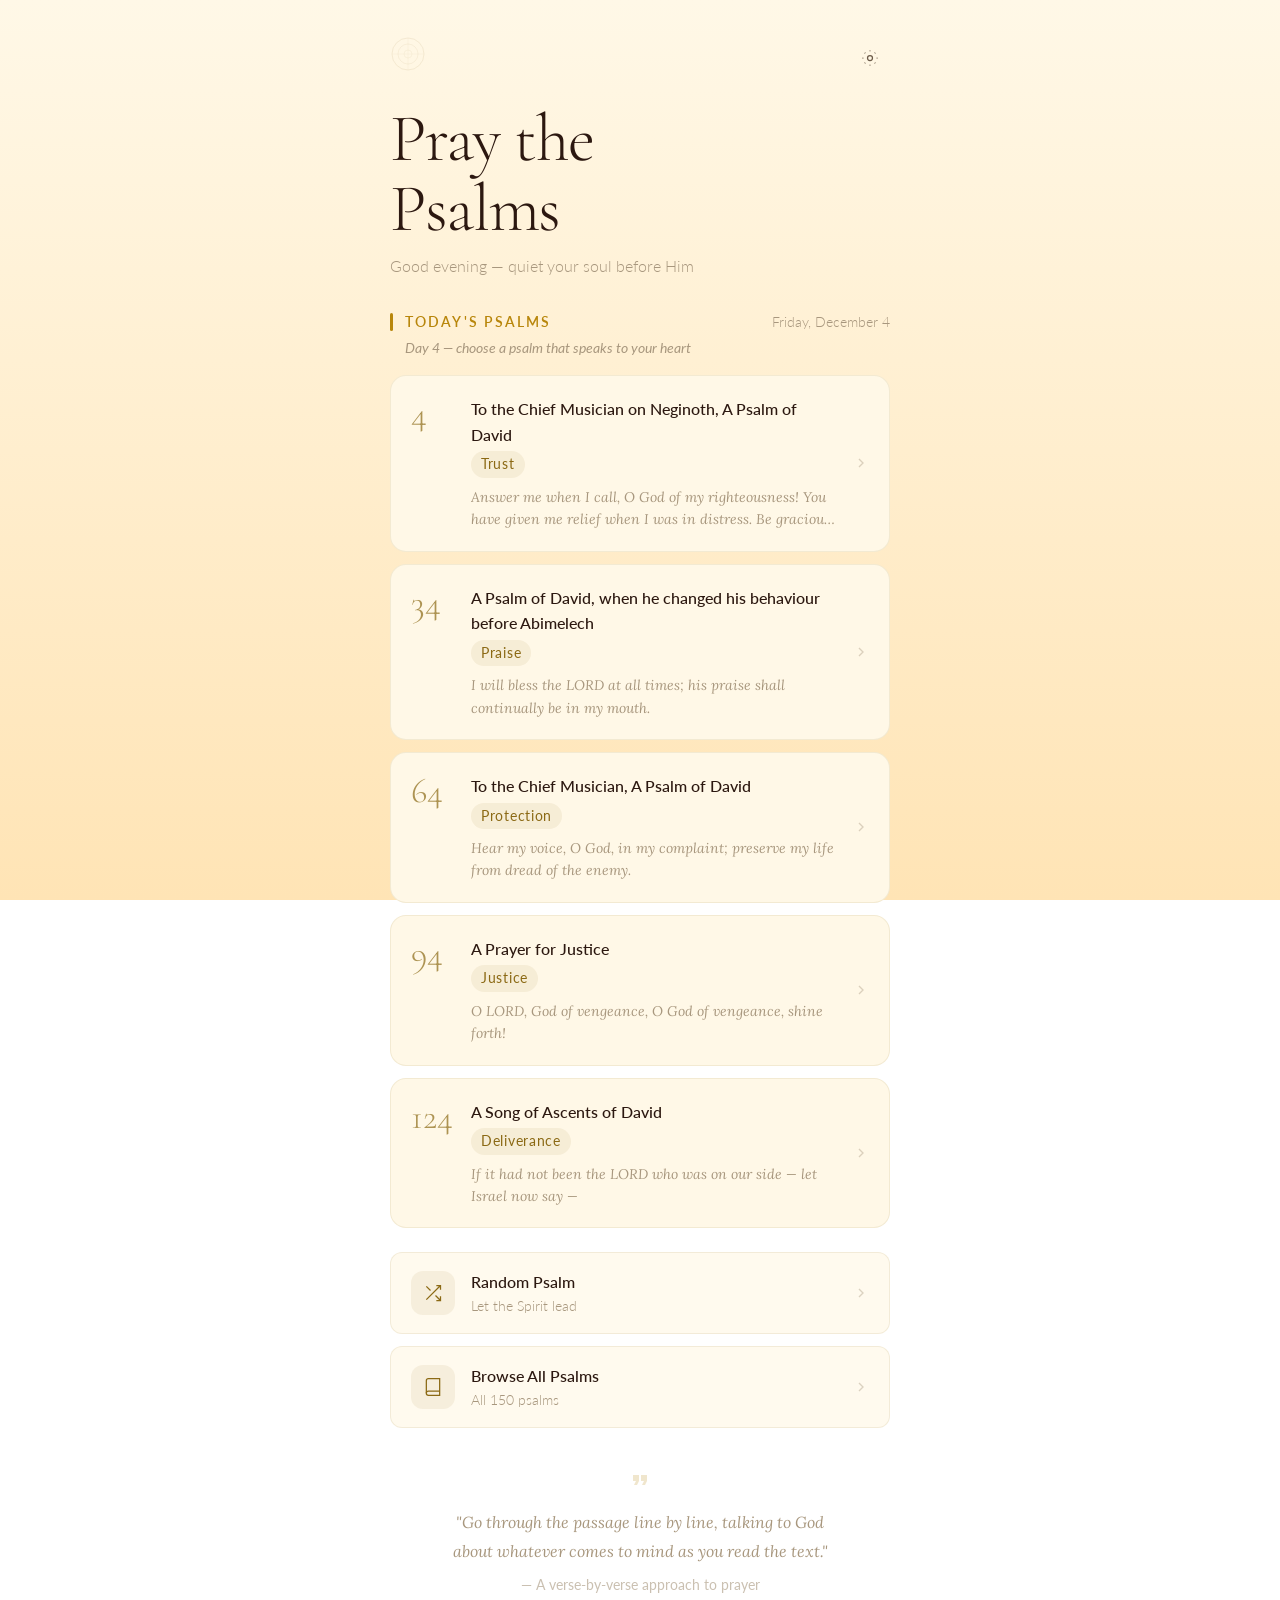
<file: index.html>
<!DOCTYPE html>
<html lang="en">
<head>
  <meta charset="UTF-8">
  <meta name="viewport" content="width=device-width, initial-scale=1.0, maximum-scale=1.0, user-scalable=no">
  <title>Pray the Psalms</title>
  <meta name="description" content="Pray through the Psalms verse by verse. A Scripture-led approach to daily prayer with six translations and five visual themes.">
  <meta name="theme-color" content="#FFFDF5">
  <link rel="preconnect" href="https://fonts.googleapis.com">
  <link rel="preconnect" href="https://fonts.gstatic.com" crossorigin>
  <link href="https://fonts.googleapis.com/css2?family=Cormorant+Garamond:ital,wght@0,300;0,400;0,500;0,600;1,400;1,500&family=Lora:ital,wght@0,400;0,500;0,600;1,400;1,500&family=Lato:wght@300;400;500;600&display=swap" rel="stylesheet">
  <link rel="stylesheet" href="style.css">
</head>
<body>
  <div id="app">
    <!-- Home Screen -->
    <div id="home-screen" class="screen active">
      <div class="screen-content">
        <header class="home-header">
          <div class="logo-mark" aria-label="Pray the Psalms">
            <svg width="36" height="36" viewBox="0 0 36 36" fill="none">
              <circle cx="18" cy="18" r="16" stroke="currentColor" stroke-width="0.5" opacity="0.3"/>
              <circle cx="18" cy="18" r="10" stroke="currentColor" stroke-width="0.5" opacity="0.2"/>
              <circle cx="18" cy="18" r="4" stroke="currentColor" stroke-width="0.5" opacity="0.15"/>
              <line x1="18" y1="2" x2="18" y2="34" stroke="currentColor" stroke-width="0.5" opacity="0.1"/>
              <line x1="2" y1="18" x2="34" y2="18" stroke="currentColor" stroke-width="0.5" opacity="0.1"/>
            </svg>
          </div>
          <button class="icon-btn" onclick="showScreen('settings')" aria-label="Settings">
            <svg width="20" height="20" viewBox="0 0 24 24" fill="none" stroke="currentColor" stroke-width="1.5"><path d="M12 3v1m0 16v1m9-9h-1M4 12H3m15.364 6.364l-.707-.707M6.343 6.343l-.707-.707m12.728 0l-.707.707M6.343 17.657l-.707.707"/><circle cx="12" cy="12" r="3"/></svg>
          </button>
        </header>

        <div class="home-title">
          <h1>Pray the<br>Psalms</h1>
          <p class="greeting" id="greeting"></p>
        </div>

        <div class="section-header">
          <div class="section-marker"></div>
          <span class="section-label">TODAY'S PSALMS</span>
          <span class="section-date" id="today-date"></span>
        </div>
        <p class="section-hint" id="day-hint"></p>

        <div id="todays-psalms" class="psalm-cards"></div>

        <div class="actions">
          <button class="action-btn" onclick="openRandomPsalm()">
            <div class="action-icon">
              <svg width="20" height="20" viewBox="0 0 24 24" fill="none" stroke="currentColor" stroke-width="1.5"><path d="M16 3h5v5M4 20L21 3M21 16v5h-5M15 15l6 6M4 4l5 5"/></svg>
            </div>
            <div class="action-text">
              <span class="action-label">Random Psalm</span>
              <span class="action-sub">Let the Spirit lead</span>
            </div>
            <svg class="chevron" width="16" height="16" viewBox="0 0 24 24" fill="none" stroke="currentColor" stroke-width="2"><path d="M9 18l6-6-6-6"/></svg>
          </button>
          <button class="action-btn" onclick="showScreen('browse')">
            <div class="action-icon">
              <svg width="20" height="20" viewBox="0 0 24 24" fill="none" stroke="currentColor" stroke-width="1.5"><path d="M4 19.5A2.5 2.5 0 0 1 6.5 17H20"/><path d="M6.5 2H20v20H6.5A2.5 2.5 0 0 1 4 19.5v-15A2.5 2.5 0 0 1 6.5 2z"/></svg>
            </div>
            <div class="action-text">
              <span class="action-label">Browse All Psalms</span>
              <span class="action-sub">All 150 psalms</span>
            </div>
            <svg class="chevron" width="16" height="16" viewBox="0 0 24 24" fill="none" stroke="currentColor" stroke-width="2"><path d="M9 18l6-6-6-6"/></svg>
          </button>
        </div>

        <div class="home-quote">
          <svg class="quote-icon" width="24" height="24" viewBox="0 0 24 24" fill="currentColor" opacity="0.2"><path d="M6 17h3l2-4V7H5v6h3zm8 0h3l2-4V7h-6v6h3z"/></svg>
          <p class="quote-text">"Go through the passage line by line, talking to God about whatever comes to mind as you read the text."</p>
          <p class="quote-attr">— A verse-by-verse approach to prayer</p>
        </div>
      </div>
    </div>

    <!-- Prayer Screen -->
    <div id="prayer-screen" class="screen">
      <div class="screen-content">
        <header class="prayer-header">
          <button class="icon-btn" onclick="showScreen('home')" aria-label="Back">
            <svg width="20" height="20" viewBox="0 0 24 24" fill="none" stroke="currentColor" stroke-width="2"><path d="M15 18l-6-6 6-6"/></svg>
          </button>
          <div class="prayer-title-block">
            <h2 id="prayer-psalm-title">Psalm 1</h2>
            <p id="prayer-psalm-subtitle" class="prayer-subtitle"></p>
          </div>
          <button class="icon-btn" id="toggle-view-btn" onclick="toggleView()" aria-label="Toggle view">
            <svg width="20" height="20" viewBox="0 0 24 24" fill="none" stroke="currentColor" stroke-width="1.5"><path d="M4 6h16M4 12h16M4 18h16"/></svg>
          </button>
        </header>

        <div class="theme-badge" id="prayer-theme-badge"></div>

        <!-- Single verse view -->
        <div id="single-verse-view" class="verse-view active">
          <div class="verse-meta">
            <span id="verse-counter">Verse 1 of 6</span>
          </div>
          <div class="progress-bar-container">
            <div class="progress-bar" id="verse-progress"></div>
          </div>
          <div class="verse-display" id="verse-display">
            <div class="verse-number" id="verse-big-number">1</div>
            <p class="verse-text" id="verse-text"></p>
            <div class="prayer-prompt">
              <svg width="16" height="16" viewBox="0 0 24 24" fill="none" stroke="currentColor" stroke-width="1.5"><path d="M20.84 4.61a5.5 5.5 0 0 0-7.78 0L12 5.67l-1.06-1.06a5.5 5.5 0 0 0-7.78 7.78l1.06 1.06L12 21.23l7.78-7.78 1.06-1.06a5.5 5.5 0 0 0 0-7.78z"/></svg>
              <span>Pause. What comes to mind? Talk to God about it.</span>
            </div>
          </div>
          <div class="verse-nav">
            <button class="nav-btn prev-btn" id="prev-btn" onclick="prevVerse()">
              <svg width="18" height="18" viewBox="0 0 24 24" fill="none" stroke="currentColor" stroke-width="2"><path d="M15 18l-6-6 6-6"/></svg>
              Previous
            </button>
            <button class="nav-btn next-btn" id="next-btn" onclick="nextVerse()">
              <span id="next-btn-text">Next Verse</span>
              <svg width="18" height="18" viewBox="0 0 24 24" fill="none" stroke="currentColor" stroke-width="2"><path d="M9 18l6-6-6-6"/></svg>
            </button>
          </div>
        </div>

        <!-- All verses view -->
        <div id="all-verses-view" class="verse-view">
          <div id="all-verses-list" class="all-verses-list"></div>
        </div>
      </div>
    </div>

    <!-- Browse Screen -->
    <div id="browse-screen" class="screen">
      <div class="screen-content">
        <header class="browse-header">
          <button class="icon-btn" onclick="showScreen('home')" aria-label="Back">
            <svg width="20" height="20" viewBox="0 0 24 24" fill="none" stroke="currentColor" stroke-width="2"><path d="M15 18l-6-6 6-6"/></svg>
          </button>
          <h2>All Psalms</h2>
          <div style="width:40px"></div>
        </header>
        <div class="search-bar">
          <svg width="18" height="18" viewBox="0 0 24 24" fill="none" stroke="currentColor" stroke-width="1.5" opacity="0.4"><circle cx="11" cy="11" r="8"/><path d="M21 21l-4.35-4.35"/></svg>
          <input type="text" id="search-input" placeholder="Search psalms..." oninput="filterPsalms()">
        </div>
        <div class="filter-chips" id="filter-chips"></div>
        <p class="results-count" id="results-count"></p>
        <div id="browse-list" class="browse-list"></div>
      </div>
    </div>

    <!-- Settings Screen -->
    <div id="settings-screen" class="screen">
      <div class="screen-content">
        <header class="browse-header">
          <button class="icon-btn" onclick="showScreen('home')" aria-label="Back">
            <svg width="20" height="20" viewBox="0 0 24 24" fill="none" stroke="currentColor" stroke-width="2"><path d="M15 18l-6-6 6-6"/></svg>
          </button>
          <h2>Settings</h2>
          <div style="width:40px"></div>
        </header>

        <div class="settings-section">
          <span class="section-label">TRANSLATION</span>
          <div id="translation-options" class="theme-options"></div>
        </div>

        <div class="settings-section">
          <span class="section-label">THEME</span>
          <div id="theme-options" class="theme-options"></div>
        </div>

        <div class="settings-section">
          <span class="section-label">THE METHOD</span>
          <div class="method-card">
            <div class="method-header">
              <svg width="22" height="22" viewBox="0 0 24 24" fill="none" stroke="currentColor" stroke-width="1.5"><path d="M2 3h6a4 4 0 0 1 4 4v14a3 3 0 0 0-3-3H2z"/><path d="M22 3h-6a4 4 0 0 0-4 4v14a3 3 0 0 1 3-3h7z"/></svg>
              <div>
                <h3>Verse-by-Verse Prayer</h3>
                <p class="method-author">A Scripture-led approach</p>
              </div>
            </div>
            <div class="method-body">
              <p>The method is simple: go through a psalm line by line, talking to God about whatever comes to mind as you read each verse.</p>
              <p>Each day, you have 5 psalms to choose from based on the day of the month. Scan them quickly and pick the one that best matches where your heart is today.</p>
              <p>The first psalm matches today's date. Each additional psalm adds 30:</p>
              <ul>
                <li>Day 1 → Psalms 1, 31, 61, 91, 121</li>
                <li>Day 15 → Psalms 15, 45, 75, 105, 135</li>
              </ul>
              <p>Read each verse slowly. Pause. Pray about whatever the verse brings to mind. When nothing more comes, move to the next verse.</p>
              <p style="font-style:italic; opacity:0.7">You'll never pray the same prayer twice.</p>
            </div>
          </div>
        </div>

        <div class="settings-section">
          <span class="section-label">PSALMS OF THE DAY CHART</span>
          <div class="chart-card" id="psalms-chart"></div>
        </div>

        <div class="settings-footer">
          <p class="footer-title">Pray the Psalms</p>
          <p class="footer-sub">Built with love for the Word</p>
        </div>
      </div>
    </div>
  </div>

  <script src="translations.js"></script>
  <script src="app.js"></script>
</body>
</html>
</file>
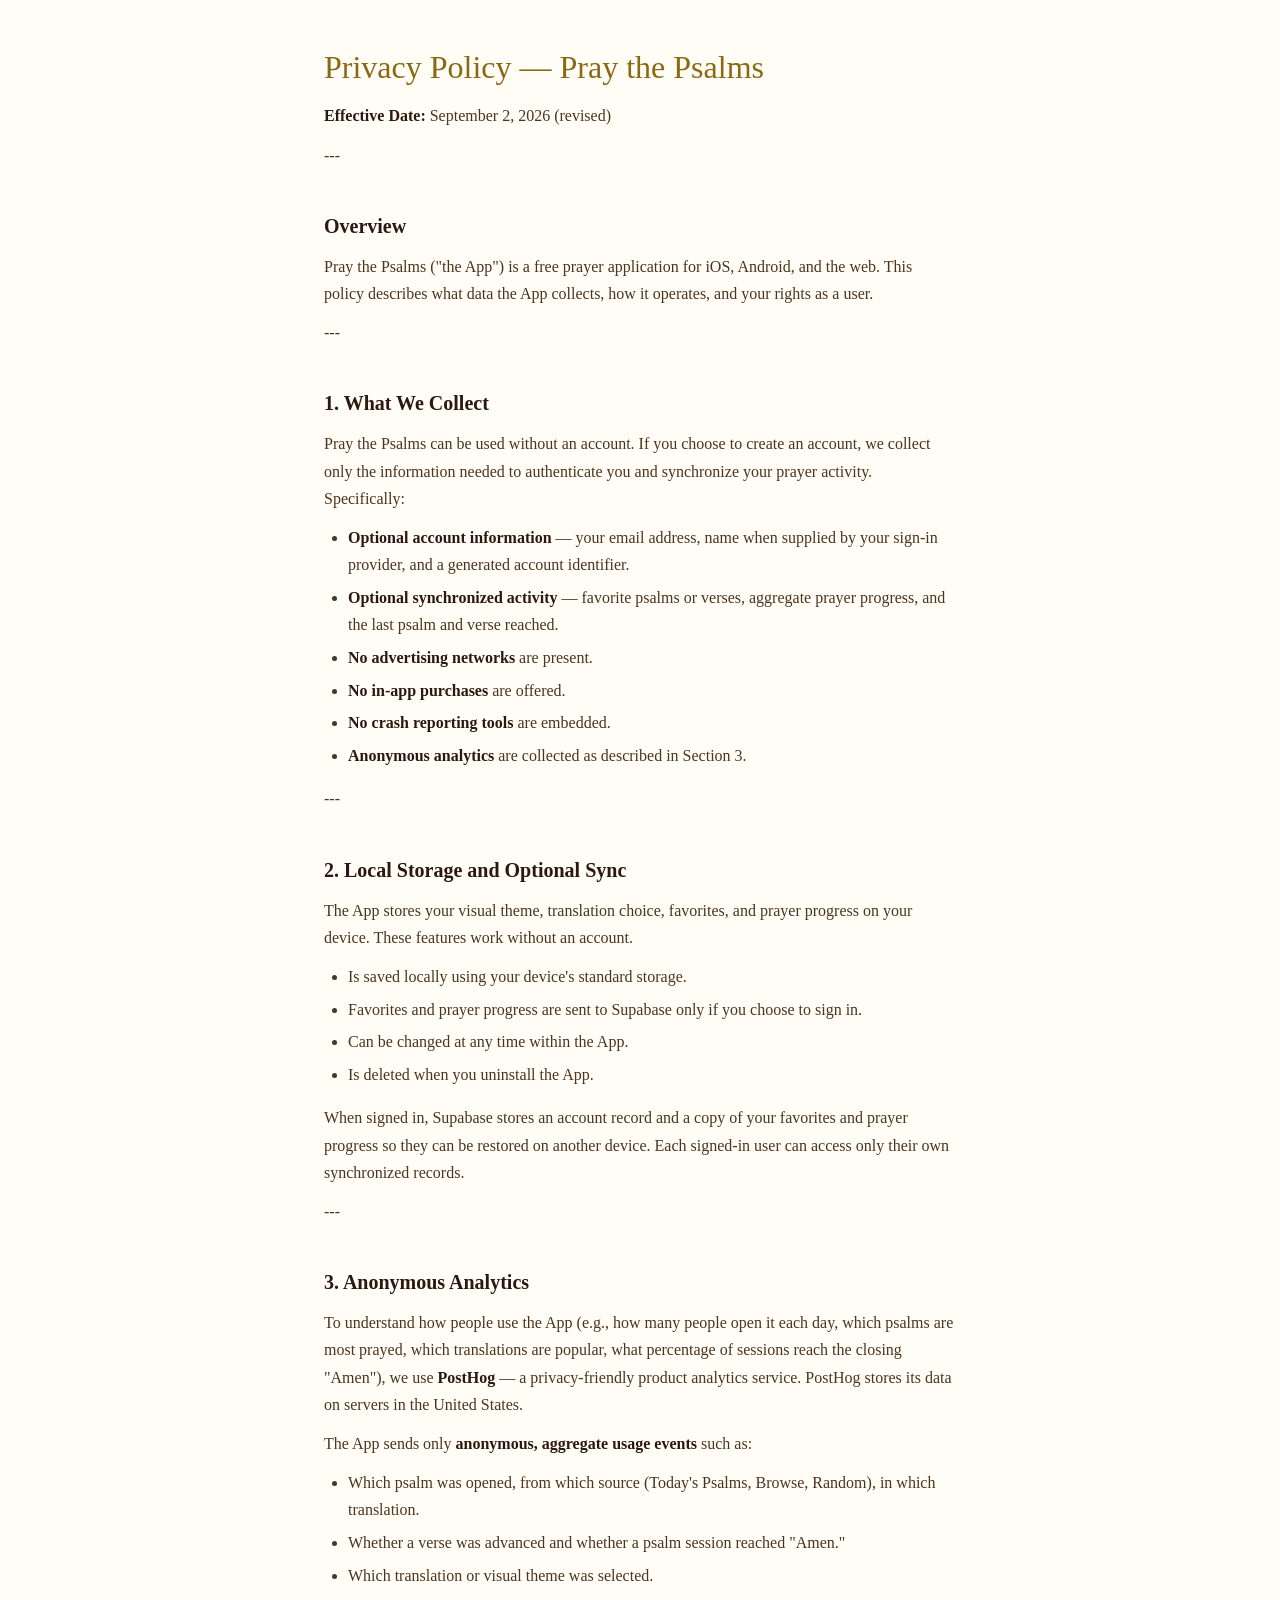
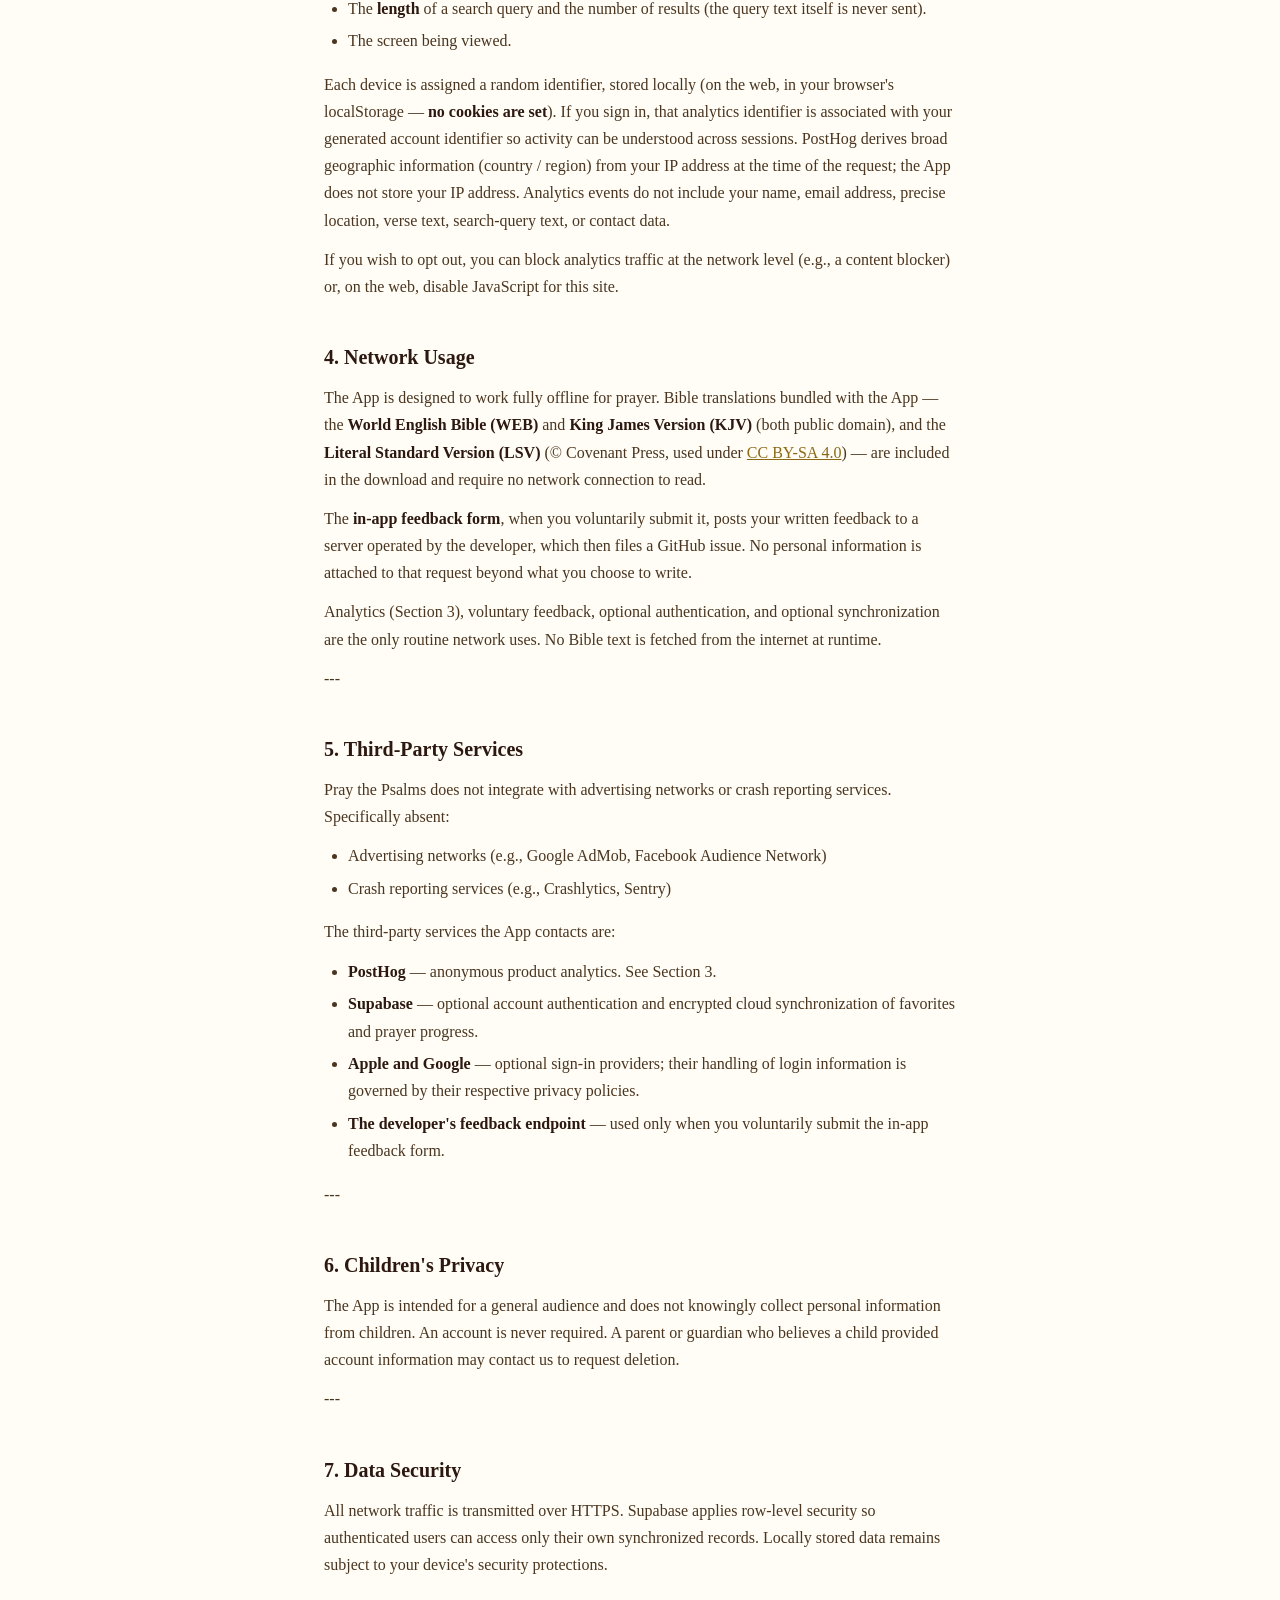
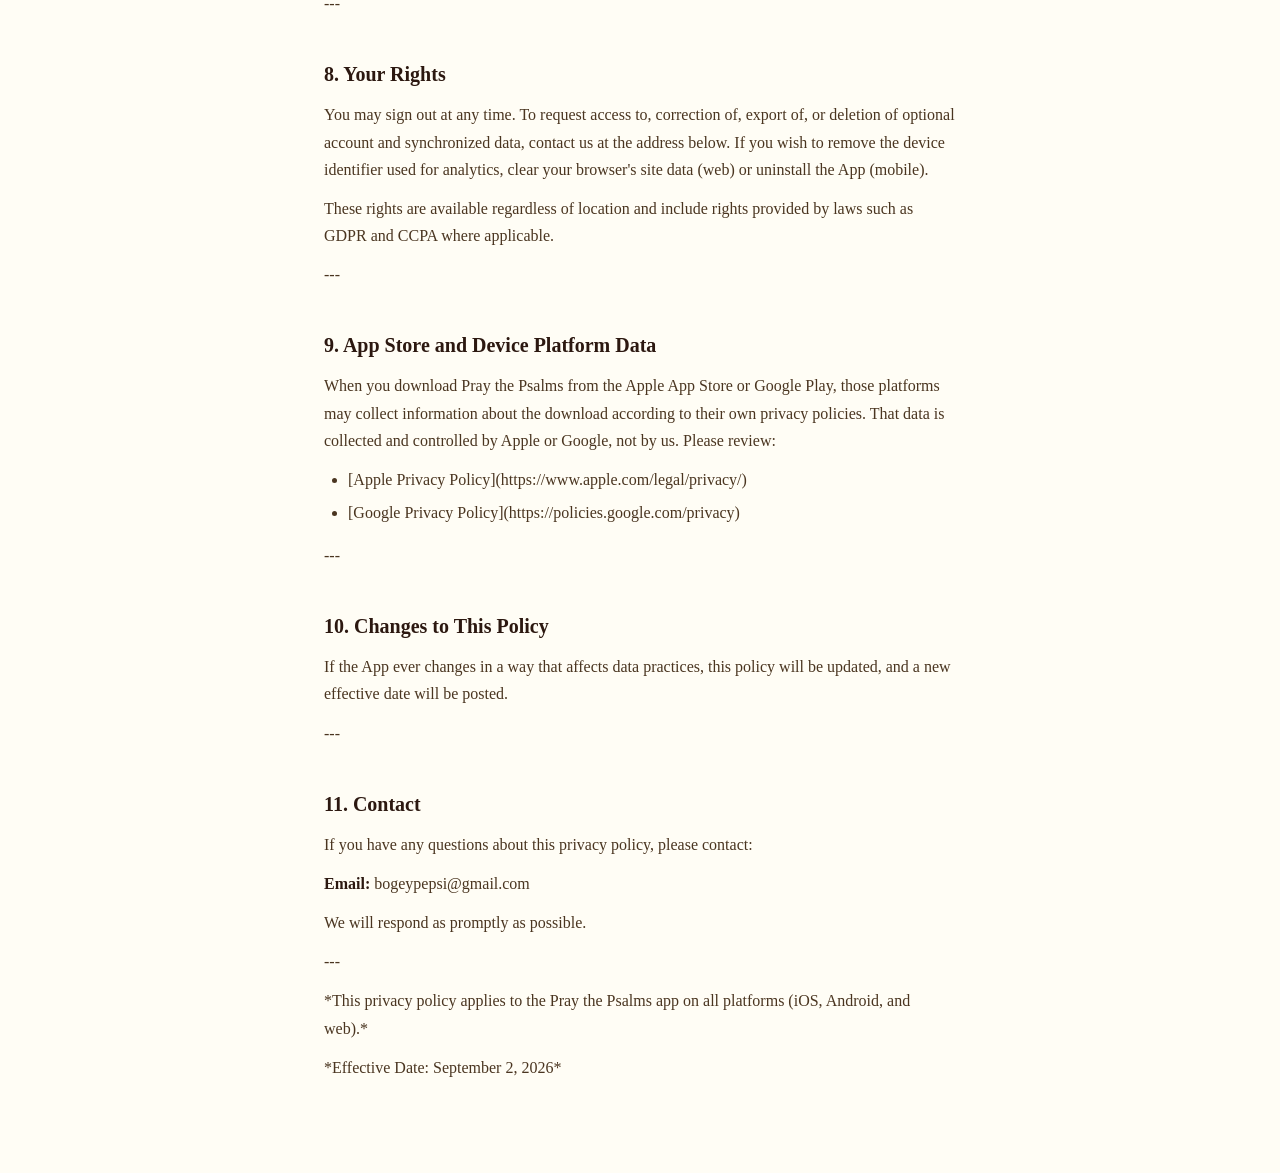
<file: privacy.html>
<!DOCTYPE html>
<html lang="en">
<head>
  <meta charset="UTF-8">
  <meta name="viewport" content="width=device-width, initial-scale=1.0">
  <title>Privacy Policy — Pray the Psalms</title>
  <style>
    * { margin: 0; padding: 0; box-sizing: border-box; }
    body {
      font-family: 'Georgia', serif;
      max-width: 680px;
      margin: 0 auto;
      padding: 40px 24px 80px;
      color: #2C1810;
      background: #FFFDF5;
      line-height: 1.7;
    }
    h1 {
      font-size: 2rem;
      font-weight: 400;
      margin-bottom: 0.25em;
      color: #8B6914;
    }
    h2 {
      font-size: 1.25rem;
      font-weight: 600;
      margin-top: 2em;
      margin-bottom: 0.5em;
      color: #2C1810;
    }
    h3 {
      font-size: 1.1rem;
      font-weight: 600;
      margin-top: 1.5em;
      margin-bottom: 0.5em;
    }
    p {
      margin-bottom: 0.75em;
      color: #4A3520;
    }
    ul {
      margin: 0.5em 0 1em 1.5em;
      color: #4A3520;
    }
    li {
      margin-bottom: 0.35em;
    }
    a {
      color: #8B6914;
    }
    strong {
      font-weight: 600;
      color: #2C1810;
    }
  </style>
</head>
<body>
    <h1>Privacy Policy — Pray the Psalms</h1>
    <p><strong>Effective Date:</strong> September 2, 2026 (revised)</p>
    <p>---</p>
    <h2>Overview</h2>
    <p>Pray the Psalms ("the App") is a free prayer application for iOS, Android, and the web. This policy describes what data the App collects, how it operates, and your rights as a user.</p>
    <p>---</p>
    <h2>1. What We Collect</h2>
    <p>Pray the Psalms can be used without an account. If you choose to create an account, we collect only the information needed to authenticate you and synchronize your prayer activity. Specifically:</p>
    <ul>
    <li><strong>Optional account information</strong> — your email address, name when supplied by your sign-in provider, and a generated account identifier.</li>
    <li><strong>Optional synchronized activity</strong> — favorite psalms or verses, aggregate prayer progress, and the last psalm and verse reached.</li>
    <li><strong>No advertising networks</strong> are present.</li>
    <li><strong>No in-app purchases</strong> are offered.</li>
    <li><strong>No crash reporting tools</strong> are embedded.</li>
    <li><strong>Anonymous analytics</strong> are collected as described in Section 3.</li>
    </ul>
    <p>---</p>
    <h2>2. Local Storage and Optional Sync</h2>
    <p>The App stores your visual theme, translation choice, favorites, and prayer progress on your device. These features work without an account.</p>
    <ul>
    <li>Is saved locally using your device's standard storage.</li>
    <li>Favorites and prayer progress are sent to Supabase only if you choose to sign in.</li>
    <li>Can be changed at any time within the App.</li>
    <li>Is deleted when you uninstall the App.</li>
    </ul>
    <p>When signed in, Supabase stores an account record and a copy of your favorites and prayer progress so they can be restored on another device. Each signed-in user can access only their own synchronized records.</p>
    <p>---</p>
    <h2>3. Anonymous Analytics</h2>
    <p>To understand how people use the App (e.g., how many people open it each day, which psalms are most prayed, which translations are popular, what percentage of sessions reach the closing "Amen"), we use <strong>PostHog</strong> — a privacy-friendly product analytics service. PostHog stores its data on servers in the United States.</p>
    <p>The App sends only <strong>anonymous, aggregate usage events</strong> such as:</p>
    <ul>
    <li>Which psalm was opened, from which source (Today's Psalms, Browse, Random), in which translation.</li>
    <li>Whether a verse was advanced and whether a psalm session reached "Amen."</li>
    <li>Which translation or visual theme was selected.</li>
    <li>The <strong>length</strong> of a search query and the number of results (the query text itself is never sent).</li>
    <li>The screen being viewed.</li>
    </ul>
    <p>Each device is assigned a random identifier, stored locally (on the web, in your browser's localStorage — <strong>no cookies are set</strong>). If you sign in, that analytics identifier is associated with your generated account identifier so activity can be understood across sessions. PostHog derives broad geographic information (country / region) from your IP address at the time of the request; the App does not store your IP address. Analytics events do not include your name, email address, precise location, verse text, search-query text, or contact data.</p>
    <p>If you wish to opt out, you can block analytics traffic at the network level (e.g., a content blocker) or, on the web, disable JavaScript for this site.</p>
    <h2>4. Network Usage</h2>
    <p>The App is designed to work fully offline for prayer. Bible translations bundled with the App — the <strong>World English Bible (WEB)</strong> and <strong>King James Version (KJV)</strong> (both public domain), and the <strong>Literal Standard Version (LSV)</strong> (© Covenant Press, used under <a href="https://creativecommons.org/licenses/by-sa/4.0/">CC BY-SA 4.0</a>) — are included in the download and require no network connection to read.</p>
    <p>The <strong>in-app feedback form</strong>, when you voluntarily submit it, posts your written feedback to a server operated by the developer, which then files a GitHub issue. No personal information is attached to that request beyond what you choose to write.</p>
    <p>Analytics (Section 3), voluntary feedback, optional authentication, and optional synchronization are the only routine network uses. No Bible text is fetched from the internet at runtime.</p>
    <p>---</p>
    <h2>5. Third-Party Services</h2>
    <p>Pray the Psalms does not integrate with advertising networks or crash reporting services. Specifically absent:</p>
    <ul>
    <li>Advertising networks (e.g., Google AdMob, Facebook Audience Network)</li>
    <li>Crash reporting services (e.g., Crashlytics, Sentry)</li>
    </ul>
    <p>The third-party services the App contacts are:</p>
    <ul>
    <li><strong>PostHog</strong> — anonymous product analytics. See Section 3.</li>
    <li><strong>Supabase</strong> — optional account authentication and encrypted cloud synchronization of favorites and prayer progress.</li>
    <li><strong>Apple and Google</strong> — optional sign-in providers; their handling of login information is governed by their respective privacy policies.</li>
    <li><strong>The developer's feedback endpoint</strong> — used only when you voluntarily submit the in-app feedback form.</li>
    </ul>
    <p>---</p>
    <h2>6. Children's Privacy</h2>
    <p>The App is intended for a general audience and does not knowingly collect personal information from children. An account is never required. A parent or guardian who believes a child provided account information may contact us to request deletion.</p>
    <p>---</p>
    <h2>7. Data Security</h2>
    <p>All network traffic is transmitted over HTTPS. Supabase applies row-level security so authenticated users can access only their own synchronized records. Locally stored data remains subject to your device's security protections.</p>
    <p>---</p>
    <h2>8. Your Rights</h2>
    <p>You may sign out at any time. To request access to, correction of, export of, or deletion of optional account and synchronized data, contact us at the address below. If you wish to remove the device identifier used for analytics, clear your browser's site data (web) or uninstall the App (mobile).</p>
    <p>These rights are available regardless of location and include rights provided by laws such as GDPR and CCPA where applicable.</p>
    <p>---</p>
    <h2>9. App Store and Device Platform Data</h2>
    <p>When you download Pray the Psalms from the Apple App Store or Google Play, those platforms may collect information about the download according to their own privacy policies. That data is collected and controlled by Apple or Google, not by us. Please review:</p>
    <ul>
    <li>[Apple Privacy Policy](https://www.apple.com/legal/privacy/)</li>
    <li>[Google Privacy Policy](https://policies.google.com/privacy)</li>
    </ul>
    <p>---</p>
    <h2>10. Changes to This Policy</h2>
    <p>If the App ever changes in a way that affects data practices, this policy will be updated, and a new effective date will be posted.</p>
    <p>---</p>
    <h2>11. Contact</h2>
    <p>If you have any questions about this privacy policy, please contact:</p>
    <p><strong>Email:</strong> bogeypepsi@gmail.com</p>
    <p>We will respond as promptly as possible.</p>
    <p>---</p>
    <p>*This privacy policy applies to the Pray the Psalms app on all platforms (iOS, Android, and web).*</p>
    <p>*Effective Date: September 2, 2026*</p>
</body>
</html>
</file>
<file: style.css>
/* ========================================
   PRAY THE PSALMS — Stylesheet
   Art direction: Sacred, warm, literary
   ======================================== */

/* --- Design Tokens --- */
:root {
  --text-xs: clamp(0.75rem, 0.7rem + 0.25vw, 0.875rem);
  --text-sm: clamp(0.875rem, 0.8rem + 0.35vw, 1rem);
  --text-base: clamp(1rem, 0.95rem + 0.25vw, 1.125rem);
  --text-lg: clamp(1.125rem, 1rem + 0.75vw, 1.5rem);
  --text-xl: clamp(1.5rem, 1.2rem + 1.25vw, 2.25rem);
  --text-2xl: clamp(2rem, 1.2rem + 2.5vw, 3.5rem);
  --text-3xl: clamp(2.5rem, 1rem + 4vw, 5rem);

  --space-1: 0.25rem;
  --space-2: 0.5rem;
  --space-3: 0.75rem;
  --space-4: 1rem;
  --space-5: 1.25rem;
  --space-6: 1.5rem;
  --space-8: 2rem;
  --space-10: 2.5rem;
  --space-12: 3rem;
  --space-16: 4rem;
  --space-20: 5rem;

  --radius-sm: 0.375rem;
  --radius-md: 0.5rem;
  --radius-lg: 0.75rem;
  --radius-xl: 1rem;
  --radius-full: 9999px;

  --transition-interactive: 180ms cubic-bezier(0.16, 1, 0.3, 1);
  --transition-slow: 600ms cubic-bezier(0.16, 1, 0.3, 1);

  --font-display: 'Cormorant Garamond', 'Georgia', serif;
  --font-body: 'Lora', 'Georgia', serif;
  --font-ui: 'Lato', 'Helvetica Neue', sans-serif;

  --content-narrow: 540px;
}

/* --- Theme: Dawn (default) --- */
:root, [data-theme="dawn"] {
  --color-bg: #FFFDF5;
  --color-surface: #FFF8E7;
  --color-surface-2: #FFF3D6;
  --color-border: rgba(139, 105, 20, 0.1);
  --color-border-strong: rgba(139, 105, 20, 0.2);
  --color-text: #2C1810;
  --color-text-muted: #6B5A48;
  --color-text-faint: #A8977E;
  --color-primary: #8B6914;
  --color-primary-light: rgba(139, 105, 20, 0.08);
  --color-accent: #B8860B;
  --color-gradient-start: #FFF8E7;
  --color-gradient-end: #FFE4B5;
  --theme-glow: rgba(212, 168, 67, 0.06);
}

[data-theme="forest"] {
  --color-bg: #F7FAF5;
  --color-surface: #F0F5EC;
  --color-surface-2: #E4EDDB;
  --color-border: rgba(45, 80, 22, 0.1);
  --color-border-strong: rgba(45, 80, 22, 0.2);
  --color-text: #1A2E0D;
  --color-text-muted: #3D5A28;
  --color-text-faint: #7A9B60;
  --color-primary: #2D5016;
  --color-primary-light: rgba(45, 80, 22, 0.08);
  --color-accent: #6B8E23;
  --color-gradient-start: #F0F5EC;
  --color-gradient-end: #D4E8C4;
  --theme-glow: rgba(107, 142, 35, 0.06);
}

[data-theme="ocean"] {
  --color-bg: #F5FAFE;
  --color-surface: #ECF4F9;
  --color-surface-2: #DAE9F3;
  --color-border: rgba(26, 75, 110, 0.1);
  --color-border-strong: rgba(26, 75, 110, 0.2);
  --color-text: #0D2333;
  --color-text-muted: #2A5070;
  --color-text-faint: #6A98B8;
  --color-primary: #1A4B6E;
  --color-primary-light: rgba(26, 75, 110, 0.08);
  --color-accent: #4A90B8;
  --color-gradient-start: #ECF4F9;
  --color-gradient-end: #C4DFF0;
  --theme-glow: rgba(74, 144, 184, 0.06);
}

[data-theme="twilight"] {
  --color-bg: #F9F5FE;
  --color-surface: #F3EEF9;
  --color-surface-2: #E8DCF3;
  --color-border: rgba(74, 45, 110, 0.1);
  --color-border-strong: rgba(74, 45, 110, 0.2);
  --color-text: #1F0D33;
  --color-text-muted: #5A3880;
  --color-text-faint: #9878B8;
  --color-primary: #4A2D6E;
  --color-primary-light: rgba(74, 45, 110, 0.08);
  --color-accent: #9B6BC6;
  --color-gradient-start: #F3EEF9;
  --color-gradient-end: #DCC8F0;
  --theme-glow: rgba(155, 107, 198, 0.06);
}

[data-theme="night"] {
  --color-bg: #0F0F1A;
  --color-surface: #1A1A2E;
  --color-surface-2: #24243A;
  --color-border: rgba(205, 184, 124, 0.12);
  --color-border-strong: rgba(205, 184, 124, 0.2);
  --color-text: #E8E0D0;
  --color-text-muted: #B0A890;
  --color-text-faint: #706858;
  --color-primary: #CDB87C;
  --color-primary-light: rgba(205, 184, 124, 0.1);
  --color-accent: #D4A843;
  --color-gradient-start: #1A1A2E;
  --color-gradient-end: #16213E;
  --theme-glow: rgba(212, 168, 67, 0.08);
}

/* --- Base Reset --- */
*, *::before, *::after {
  box-sizing: border-box;
  margin: 0;
  padding: 0;
}

html {
  -webkit-font-smoothing: antialiased;
  -moz-osx-font-smoothing: grayscale;
  text-rendering: optimizeLegibility;
  scroll-behavior: smooth;
  height: 100%;
}

body {
  min-height: 100dvh;
  font-family: var(--font-ui);
  font-size: var(--text-base);
  color: var(--color-text);
  background: linear-gradient(180deg, var(--color-gradient-start), var(--color-gradient-end));
  background-attachment: fixed;
  line-height: 1.6;
  overflow-x: hidden;
}

button { cursor: pointer; background: none; border: none; font: inherit; color: inherit; }
input { font: inherit; color: inherit; }

h1, h2, h3, h4 { line-height: 1.15; }
p { max-width: 72ch; }

::selection {
  background: var(--color-primary-light);
  color: var(--color-text);
}

/* --- Screen Management --- */
#app {
  max-width: var(--content-narrow);
  margin: 0 auto;
  min-height: 100dvh;
  position: relative;
}

.screen {
  display: none;
  min-height: 100dvh;
  animation: fadeIn 0.4s ease-out;
}

.screen.active { display: block; }

.screen-content {
  padding: var(--space-5);
  padding-bottom: var(--space-10);
}

@keyframes fadeIn {
  from { opacity: 0; transform: translateY(8px); }
  to { opacity: 1; transform: translateY(0); }
}

@keyframes verseIn {
  from { opacity: 0; transform: translateY(16px); }
  to { opacity: 1; transform: translateY(0); }
}

/* --- Home Screen --- */
.home-header {
  display: flex;
  justify-content: space-between;
  align-items: center;
  padding: var(--space-4) 0;
}

.logo-mark {
  color: var(--color-primary);
  opacity: 0.6;
}

.icon-btn {
  width: 40px;
  height: 40px;
  display: flex;
  align-items: center;
  justify-content: center;
  border-radius: var(--radius-lg);
  color: var(--color-text-muted);
  transition: background var(--transition-interactive), color var(--transition-interactive);
}
.icon-btn:hover {
  background: var(--color-primary-light);
  color: var(--color-text);
}

.home-title {
  padding: var(--space-2) 0 var(--space-8);
}

.home-title h1 {
  font-family: var(--font-display);
  font-size: var(--text-3xl);
  font-weight: 300;
  color: var(--color-text);
  letter-spacing: -0.02em;
  line-height: 1.05;
}

.greeting {
  font-family: var(--font-ui);
  font-size: var(--text-sm);
  color: var(--color-text-faint);
  margin-top: var(--space-2);
  font-weight: 300;
}

/* --- Section Headers --- */
.section-header {
  display: flex;
  align-items: center;
  gap: var(--space-3);
}

.section-marker {
  width: 3px;
  height: 18px;
  background: var(--color-accent);
  border-radius: 2px;
}

.section-label {
  font-family: var(--font-ui);
  font-size: var(--text-xs);
  font-weight: 600;
  letter-spacing: 0.15em;
  color: var(--color-accent);
  text-transform: uppercase;
}

.section-date {
  margin-left: auto;
  font-family: var(--font-ui);
  font-size: var(--text-xs);
  color: var(--color-text-faint);
  font-weight: 300;
}

.section-hint {
  font-family: var(--font-ui);
  font-size: var(--text-xs);
  color: var(--color-text-faint);
  font-style: italic;
  margin-top: var(--space-1);
  margin-bottom: var(--space-4);
  padding-left: calc(3px + var(--space-3));
}

/* --- Psalm Cards --- */
.psalm-cards {
  display: flex;
  flex-direction: column;
  gap: var(--space-3);
}

.psalm-card {
  background: var(--color-surface);
  border: 1px solid var(--color-border);
  border-radius: var(--radius-xl);
  padding: var(--space-5);
  cursor: pointer;
  position: relative;
  overflow: hidden;
  transition: transform var(--transition-interactive), box-shadow var(--transition-interactive), border-color var(--transition-interactive);
}

.psalm-card::before {
  content: '';
  position: absolute;
  inset: 0;
  background: var(--theme-glow);
  opacity: 0;
  transition: opacity var(--transition-interactive);
}

.psalm-card:hover {
  transform: translateY(-1px);
  box-shadow: 0 4px 20px var(--theme-glow);
  border-color: var(--color-border-strong);
}
.psalm-card:hover::before { opacity: 1; }

.psalm-card-inner {
  position: relative;
  display: flex;
  gap: var(--space-4);
  align-items: flex-start;
}

.psalm-card-number {
  font-family: var(--font-display);
  font-size: var(--text-xl);
  font-weight: 300;
  color: var(--color-primary);
  opacity: 0.7;
  min-width: 44px;
  line-height: 1;
}

.psalm-card-body { flex: 1; min-width: 0; }

.psalm-card-title {
  font-family: var(--font-ui);
  font-size: var(--text-sm);
  font-weight: 500;
  color: var(--color-text);
}

.psalm-card-theme {
  display: inline-block;
  font-family: var(--font-ui);
  font-size: var(--text-xs);
  letter-spacing: 0.05em;
  color: var(--color-primary);
  background: var(--color-primary-light);
  padding: 2px 10px;
  border-radius: var(--radius-full);
  margin-top: var(--space-1);
  font-weight: 400;
}

.psalm-card-preview {
  font-family: var(--font-body);
  font-size: var(--text-xs);
  color: var(--color-text-faint);
  font-style: italic;
  margin-top: var(--space-2);
  line-height: 1.6;
  display: -webkit-box;
  -webkit-line-clamp: 2;
  -webkit-box-orient: vertical;
  overflow: hidden;
}

.psalm-card-chevron {
  color: var(--color-text-faint);
  opacity: 0.4;
  flex-shrink: 0;
  align-self: center;
}

/* --- Action Buttons --- */
.actions {
  display: flex;
  flex-direction: column;
  gap: var(--space-3);
  margin-top: var(--space-6);
}

.action-btn {
  display: flex;
  align-items: center;
  gap: var(--space-4);
  width: 100%;
  padding: var(--space-4) var(--space-5);
  background: color-mix(in srgb, var(--color-surface) 70%, transparent);
  border: 1px solid var(--color-border);
  border-radius: var(--radius-lg);
  text-align: left;
  transition: transform var(--transition-interactive), background var(--transition-interactive);
}
.action-btn:hover {
  transform: translateY(-1px);
  background: var(--color-surface);
}

.action-icon {
  width: 44px;
  height: 44px;
  display: flex;
  align-items: center;
  justify-content: center;
  background: var(--color-primary-light);
  border-radius: var(--radius-lg);
  color: var(--color-primary);
  flex-shrink: 0;
}

.action-text { flex: 1; }

.action-label {
  display: block;
  font-family: var(--font-ui);
  font-size: var(--text-sm);
  font-weight: 500;
  color: var(--color-text);
}

.action-sub {
  display: block;
  font-family: var(--font-ui);
  font-size: var(--text-xs);
  color: var(--color-text-faint);
  font-weight: 300;
}

.chevron { color: var(--color-text-faint); opacity: 0.4; flex-shrink: 0; }

/* --- Home Quote --- */
.home-quote {
  text-align: center;
  padding: var(--space-10) var(--space-4);
}

.quote-icon { color: var(--color-accent); margin: 0 auto var(--space-2); }

.quote-text {
  font-family: var(--font-body);
  font-size: var(--text-sm);
  color: var(--color-text-faint);
  font-style: italic;
  line-height: 1.8;
  max-width: 400px;
  margin: 0 auto;
}

.quote-attr {
  font-family: var(--font-ui);
  font-size: var(--text-xs);
  color: var(--color-text-faint);
  opacity: 0.6;
  margin-top: var(--space-2);
}

/* --- Prayer Screen --- */
.prayer-header {
  display: flex;
  align-items: center;
  padding: var(--space-2) 0;
  gap: var(--space-2);
}

.prayer-title-block {
  flex: 1;
  text-align: center;
}

.prayer-title-block h2 {
  font-family: var(--font-display);
  font-size: var(--text-lg);
  font-weight: 500;
  color: var(--color-text);
}

.prayer-subtitle {
  font-family: var(--font-ui);
  font-size: var(--text-xs);
  color: var(--color-text-faint);
}

.theme-badge {
  text-align: center;
  margin: var(--space-2) 0 var(--space-4);
}

.theme-badge span {
  display: inline-block;
  font-family: var(--font-ui);
  font-size: 0.7rem;
  font-weight: 500;
  letter-spacing: 0.2em;
  text-transform: uppercase;
  color: var(--color-primary);
  background: var(--color-primary-light);
  padding: var(--space-1) var(--space-4);
  border-radius: var(--radius-full);
}

/* Verse views */
.verse-view { display: none; }
.verse-view.active { display: flex; flex-direction: column; }

/* Single verse */
#single-verse-view {
  min-height: calc(100dvh - 140px);
}

.verse-meta {
  text-align: center;
  font-family: var(--font-ui);
  font-size: var(--text-xs);
  color: var(--color-text-faint);
}

.progress-bar-container {
  margin: var(--space-2) var(--space-8) 0;
  height: 3px;
  background: var(--color-primary-light);
  border-radius: 4px;
  overflow: hidden;
}

.progress-bar {
  height: 100%;
  background: color-mix(in srgb, var(--color-primary) 40%, transparent);
  border-radius: 4px;
  transition: width 0.4s ease;
}

.verse-display {
  flex: 1;
  display: flex;
  flex-direction: column;
  align-items: center;
  justify-content: center;
  padding: var(--space-8) var(--space-4);
  text-align: center;
  animation: verseIn 0.5s ease-out;
  touch-action: pan-y;
}

.verse-number {
  font-family: var(--font-display);
  font-size: clamp(3.5rem, 2rem + 6vw, 5rem);
  font-weight: 200;
  color: var(--color-primary);
  opacity: 0.15;
  line-height: 1;
  margin-bottom: var(--space-4);
  user-select: none;
}

.verse-text {
  font-family: var(--font-body);
  font-size: clamp(1.15rem, 1rem + 0.8vw, 1.4rem);
  line-height: 1.85;
  color: var(--color-text);
  max-width: 480px;
  font-weight: 400;
}

.prayer-prompt {
  display: flex;
  align-items: center;
  gap: var(--space-3);
  margin-top: var(--space-8);
  padding: var(--space-4);
  background: color-mix(in srgb, var(--color-surface) 50%, transparent);
  border: 1px solid var(--color-border);
  border-radius: var(--radius-lg);
  max-width: 380px;
}

.prayer-prompt svg {
  flex-shrink: 0;
  color: var(--color-accent);
  opacity: 0.5;
}

.prayer-prompt span {
  font-family: var(--font-ui);
  font-size: var(--text-xs);
  font-style: italic;
  color: var(--color-text-faint);
  line-height: 1.5;
}

/* Navigation */
.verse-nav {
  display: flex;
  gap: var(--space-3);
  padding: var(--space-4) 0 var(--space-6);
}

.nav-btn {
  flex: 1;
  display: flex;
  align-items: center;
  justify-content: center;
  gap: var(--space-2);
  height: 52px;
  border-radius: var(--radius-lg);
  font-family: var(--font-ui);
  font-size: var(--text-sm);
  font-weight: 500;
  transition: transform var(--transition-interactive), opacity var(--transition-interactive);
}

.nav-btn:active { transform: scale(0.97); }

.prev-btn {
  background: var(--color-surface);
  border: 1px solid var(--color-border);
  color: var(--color-text-muted);
}
.prev-btn:disabled {
  opacity: 0.3;
  cursor: default;
}

.next-btn {
  background: var(--color-primary);
  color: #fff;
}
.next-btn:disabled {
  opacity: 0.4;
  cursor: default;
}

/* All verses view */
.all-verses-list {
  display: flex;
  flex-direction: column;
  gap: var(--space-2);
  padding-bottom: var(--space-10);
}

.all-verse-item {
  display: flex;
  gap: var(--space-3);
  padding: var(--space-3) var(--space-4);
  border-radius: var(--radius-lg);
  cursor: pointer;
  transition: background var(--transition-interactive);
}

.all-verse-item:hover {
  background: var(--color-primary-light);
}

.all-verse-item.current {
  background: var(--color-primary-light);
  border: 1px solid var(--color-border-strong);
}

.all-verse-num {
  font-family: var(--font-ui);
  font-size: var(--text-xs);
  font-weight: 600;
  color: var(--color-accent);
  opacity: 0.6;
  width: 28px;
  flex-shrink: 0;
  padding-top: 3px;
}

.all-verse-text {
  font-family: var(--font-body);
  font-size: var(--text-base);
  line-height: 1.7;
  color: var(--color-text-muted);
}

.all-verse-item.current .all-verse-text {
  color: var(--color-text);
}

/* --- Browse Screen --- */
.browse-header {
  display: flex;
  align-items: center;
  padding: var(--space-2) 0;
  gap: var(--space-2);
}

.browse-header h2 {
  flex: 1;
  text-align: center;
  font-family: var(--font-display);
  font-size: var(--text-lg);
  font-weight: 500;
}

.search-bar {
  display: flex;
  align-items: center;
  gap: var(--space-3);
  padding: var(--space-3) var(--space-4);
  background: var(--color-surface);
  border: 1px solid var(--color-border);
  border-radius: var(--radius-lg);
  margin-top: var(--space-4);
}

.search-bar input {
  flex: 1;
  border: none;
  background: transparent;
  outline: none;
  font-size: var(--text-sm);
}

.search-bar input::placeholder { color: var(--color-text-faint); }

.filter-chips {
  display: flex;
  gap: var(--space-2);
  overflow-x: auto;
  padding: var(--space-3) 0;
  scrollbar-width: none;
  -ms-overflow-style: none;
}
.filter-chips::-webkit-scrollbar { display: none; }

.chip {
  white-space: nowrap;
  padding: var(--space-2) var(--space-4);
  border-radius: var(--radius-full);
  font-family: var(--font-ui);
  font-size: var(--text-xs);
  font-weight: 500;
  cursor: pointer;
  border: 1px solid var(--color-border);
  background: var(--color-surface);
  color: var(--color-text-muted);
  transition: all var(--transition-interactive);
}
.chip.active {
  background: var(--color-primary);
  color: #fff;
  border-color: var(--color-primary);
}
.chip:hover:not(.active) {
  border-color: var(--color-border-strong);
}

.results-count {
  font-family: var(--font-ui);
  font-size: var(--text-xs);
  color: var(--color-text-faint);
  padding: var(--space-1) var(--space-1);
}

.browse-list {
  display: flex;
  flex-direction: column;
  gap: var(--space-1);
}

.browse-item {
  display: flex;
  align-items: center;
  gap: var(--space-3);
  padding: var(--space-3) var(--space-4);
  border-radius: var(--radius-lg);
  cursor: pointer;
  background: color-mix(in srgb, var(--color-surface) 60%, transparent);
  transition: background var(--transition-interactive);
}
.browse-item:hover {
  background: var(--color-surface);
}

.browse-item-num {
  width: 42px;
  height: 42px;
  display: flex;
  align-items: center;
  justify-content: center;
  background: var(--color-primary-light);
  border-radius: var(--radius-md);
  font-family: var(--font-ui);
  font-size: var(--text-sm);
  font-weight: 600;
  color: var(--color-primary);
  flex-shrink: 0;
}

.browse-item-body { flex: 1; min-width: 0; }

.browse-item-title {
  font-family: var(--font-ui);
  font-size: var(--text-sm);
  font-weight: 500;
  color: var(--color-text);
  white-space: nowrap;
  overflow: hidden;
  text-overflow: ellipsis;
}

.browse-item-meta {
  font-family: var(--font-ui);
  font-size: var(--text-xs);
  color: var(--color-text-faint);
  font-weight: 300;
}

.browse-item-chevron {
  color: var(--color-text-faint);
  opacity: 0.3;
  flex-shrink: 0;
}

/* --- Settings Screen --- */
.settings-section {
  margin-top: var(--space-6);
}

.settings-section > .section-label {
  display: block;
  margin-bottom: var(--space-3);
}

.theme-options {
  display: flex;
  flex-direction: column;
  gap: var(--space-2);
}

.theme-option {
  display: flex;
  align-items: center;
  gap: var(--space-4);
  padding: var(--space-4);
  border-radius: var(--radius-lg);
  border: 1px solid var(--color-border);
  background: var(--color-surface);
  cursor: pointer;
  transition: border-color var(--transition-interactive);
}

.theme-option.active {
  border-color: var(--color-primary);
  border-width: 2px;
  background: var(--color-primary-light);
}

.theme-option:hover:not(.active) {
  border-color: var(--color-border-strong);
}

.theme-swatch {
  width: 44px;
  height: 44px;
  border-radius: var(--radius-md);
  flex-shrink: 0;
}

.theme-option-body { flex: 1; }

.theme-option-name {
  font-family: var(--font-ui);
  font-size: var(--text-sm);
  font-weight: 500;
  color: var(--color-text);
}

.theme-option-desc {
  font-family: var(--font-ui);
  font-size: var(--text-xs);
  color: var(--color-text-faint);
  font-weight: 300;
}

.theme-check {
  color: var(--color-primary);
  flex-shrink: 0;
}

/* Translation badge */
.translation-icon {
  width: 44px;
  height: 44px;
  display: flex;
  align-items: center;
  justify-content: center;
  background: var(--color-primary-light);
  border-radius: var(--radius-md);
  flex-shrink: 0;
}

.translation-badge {
  font-family: var(--font-ui);
  font-size: var(--text-xs);
  font-weight: 700;
  color: var(--color-primary);
  letter-spacing: 0.02em;
}

/* Method card */
.method-card {
  background: var(--color-surface);
  border: 1px solid var(--color-border);
  border-radius: var(--radius-lg);
  padding: var(--space-5);
}

.method-header {
  display: flex;
  align-items: center;
  gap: var(--space-3);
  color: var(--color-accent);
  margin-bottom: var(--space-4);
}

.method-header h3 {
  font-family: var(--font-display);
  font-size: var(--text-lg);
  font-weight: 500;
  color: var(--color-text);
}

.method-author {
  font-family: var(--font-ui);
  font-size: var(--text-xs);
  color: var(--color-text-faint);
}

.method-body p {
  font-family: var(--font-ui);
  font-size: var(--text-sm);
  color: var(--color-text-muted);
  line-height: 1.7;
  margin-bottom: var(--space-3);
}

.method-body ul {
  list-style: none;
  padding-left: var(--space-4);
  margin-bottom: var(--space-3);
}

.method-body li {
  font-family: var(--font-ui);
  font-size: var(--text-sm);
  color: var(--color-text-muted);
  line-height: 1.7;
  position: relative;
  padding-left: var(--space-4);
}
.method-body li::before {
  content: '•';
  position: absolute;
  left: 0;
  color: var(--color-accent);
}

/* Chart */
.chart-card {
  background: var(--color-surface);
  border: 1px solid var(--color-border);
  border-radius: var(--radius-lg);
  padding: var(--space-4);
}

.chart-row {
  display: flex;
  padding: var(--space-2) var(--space-1);
  border-bottom: 1px solid var(--color-border);
}
.chart-row:last-child { border-bottom: none; }

.chart-day {
  width: 32px;
  font-family: var(--font-ui);
  font-size: var(--text-xs);
  font-weight: 600;
  color: var(--color-accent);
}

.chart-psalms {
  font-family: var(--font-ui);
  font-size: var(--text-xs);
  color: var(--color-text-muted);
  font-weight: 300;
}

.settings-footer {
  text-align: center;
  padding: var(--space-10) 0 var(--space-4);
}

.footer-title {
  font-family: var(--font-display);
  font-size: var(--text-lg);
  color: var(--color-text-faint);
  opacity: 0.5;
}

.footer-sub {
  font-family: var(--font-ui);
  font-size: var(--text-xs);
  color: var(--color-text-faint);
  opacity: 0.4;
  font-style: italic;
}

/* --- Responsive --- */
@media (max-width: 400px) {
  .screen-content { padding: var(--space-4); }
  .psalm-card { padding: var(--space-4); }
  .verse-display { padding: var(--space-6) var(--space-2); }
}

@media (prefers-reduced-motion: reduce) {
  *, *::before, *::after {
    animation-duration: 0.01ms !important;
    transition-duration: 0.01ms !important;
  }
}
</file>
